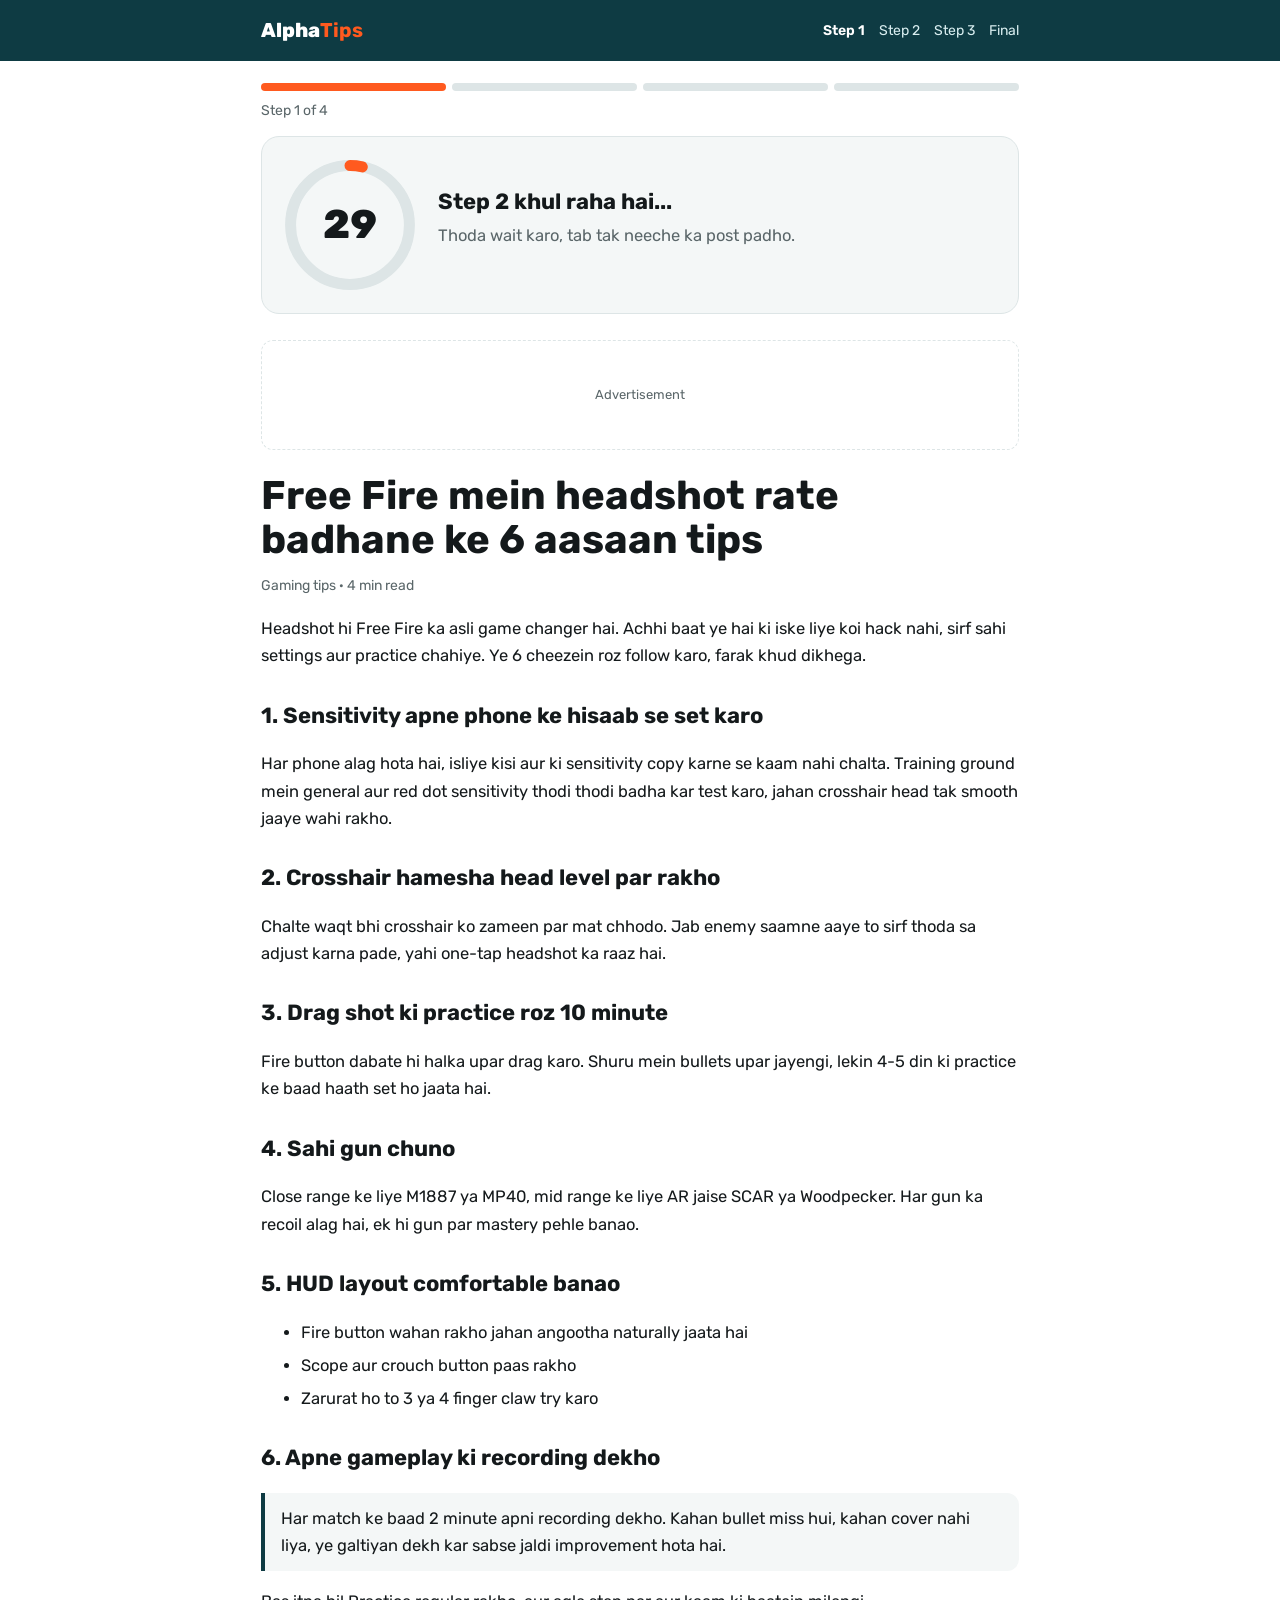
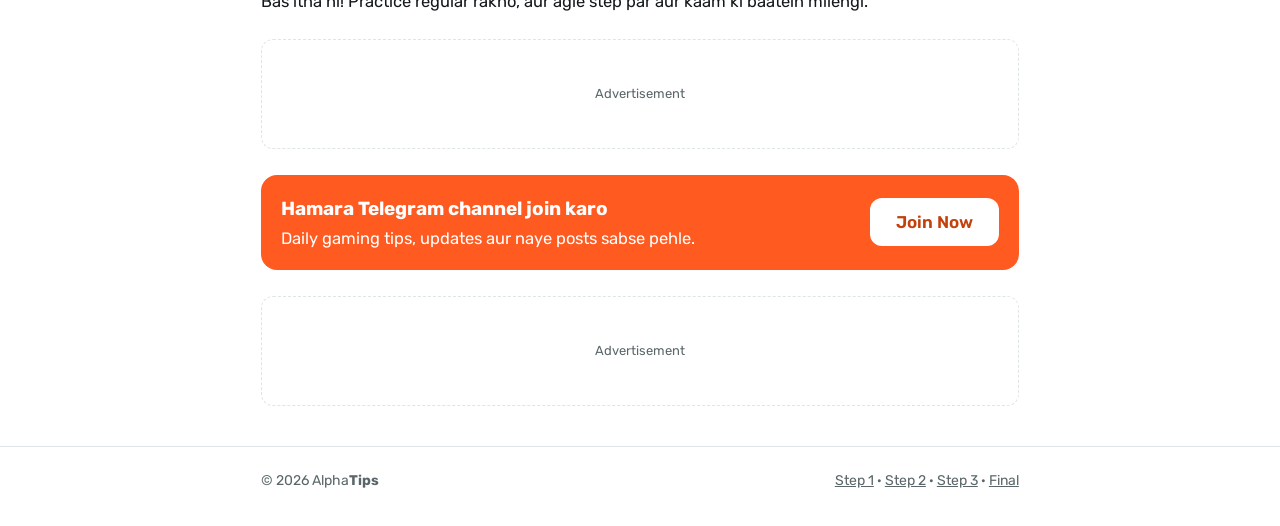
<file: index.html>
<!DOCTYPE html>
<html lang="hi">
<head>
<meta charset="utf-8">
<meta name="viewport" content="width=device-width, initial-scale=1">
<title>Free Fire headshot tips - Step 1</title>
<meta name="description" content="Free Fire headshot tips - Step 1">
<link rel="preconnect" href="https://fonts.googleapis.com">
<link href="https://fonts.googleapis.com/css2?family=Rubik:wght@400;600;800&display=swap" rel="stylesheet">
<link rel="stylesheet" href="style.css">
</head>
<body data-step="1">
<header class="top"><div class="wrap"><a class="logo" href="index.html" data-logo></a><nav class="links"></nav></div></header>
<main class="wrap">
  <div class="steps"></div>
  <p class="stepline"></p>

  <section class="gate" aria-live="polite">
    <div class="ring">
      <svg viewBox="0 0 120 120"><circle cx="60" cy="60" r="54" fill="none" stroke="var(--line)" stroke-width="10"/>
      <circle id="arc" cx="60" cy="60" r="54" fill="none" stroke="var(--fire)" stroke-width="10" stroke-linecap="round"/></svg>
      <div class="num" id="num"></div>
    </div>
    <div>
      <h2>Step 2 khul raha hai...</h2>
      <p id="msg">Thoda wait karo, tab tak neeche ka post padho.</p>
      <a class="btn" data-go href="#" hidden>Continue to Step 2 →</a>
    </div>
  </section>

  <div class="ad"><!-- ===== AD 1: apna ad code (AdSense / Adsterra / Monetag) yahan paste karo ===== -->Advertisement</div>
  <article>
    <h1>Free Fire mein headshot rate badhane ke 6 aasaan tips</h1>
    <p class="meta">Gaming tips · 4 min read</p>
    <p>Headshot hi Free Fire ka asli game changer hai. Achhi baat ye hai ki iske liye koi hack nahi, sirf sahi settings aur practice chahiye. Ye 6 cheezein roz follow karo, farak khud dikhega.</p>
    <h2>1. Sensitivity apne phone ke hisaab se set karo</h2>
    <p>Har phone alag hota hai, isliye kisi aur ki sensitivity copy karne se kaam nahi chalta. Training ground mein general aur red dot sensitivity thodi thodi badha kar test karo, jahan crosshair head tak smooth jaaye wahi rakho.</p>
    <h2>2. Crosshair hamesha head level par rakho</h2>
    <p>Chalte waqt bhi crosshair ko zameen par mat chhodo. Jab enemy saamne aaye to sirf thoda sa adjust karna pade, yahi one-tap headshot ka raaz hai.</p>
    <h2>3. Drag shot ki practice roz 10 minute</h2>
    <p>Fire button dabate hi halka upar drag karo. Shuru mein bullets upar jayengi, lekin 4-5 din ki practice ke baad haath set ho jaata hai.</p>
    <h2>4. Sahi gun chuno</h2>
    <p>Close range ke liye M1887 ya MP40, mid range ke liye AR jaise SCAR ya Woodpecker. Har gun ka recoil alag hai, ek hi gun par mastery pehle banao.</p>
    <h2>5. HUD layout comfortable banao</h2>
    <ul><li>Fire button wahan rakho jahan angootha naturally jaata hai</li><li>Scope aur crouch button paas rakho</li><li>Zarurat ho to 3 ya 4 finger claw try karo</li></ul>
    <h2>6. Apne gameplay ki recording dekho</h2>
    <p class="tip">Har match ke baad 2 minute apni recording dekho. Kahan bullet miss hui, kahan cover nahi liya, ye galtiyan dekh kar sabse jaldi improvement hota hai.</p>
    <p>Bas itna hi! Practice regular rakho, aur agle step par aur kaam ki baatein milengi.</p>
  </article>
  <div class="ad"><!-- ===== AD 2: apna ad code (AdSense / Adsterra / Monetag) yahan paste karo ===== -->Advertisement</div>
  <div class="promo"><div><strong></strong><span></span></div><a class="btn" href="#"></a></div>
  <div class="ad"><!-- ===== AD 3: apna ad code (AdSense / Adsterra / Monetag) yahan paste karo ===== -->Advertisement</div>
  <div class="bottom"><a class="btn" data-go href="#" hidden>Continue to Step 2 →</a></div>
</main>
<footer><div class="wrap"><span>&copy; <span id="year"></span> <span data-logo></span></span>
<span><a href="index.html">Step 1</a> · <a href="step2.html">Step 2</a> · <a href="step3.html">Step 3</a> · <a href="go.html">Final</a></span></div></footer>
<script src="app.js"></script>
</body>
</html>
</file>
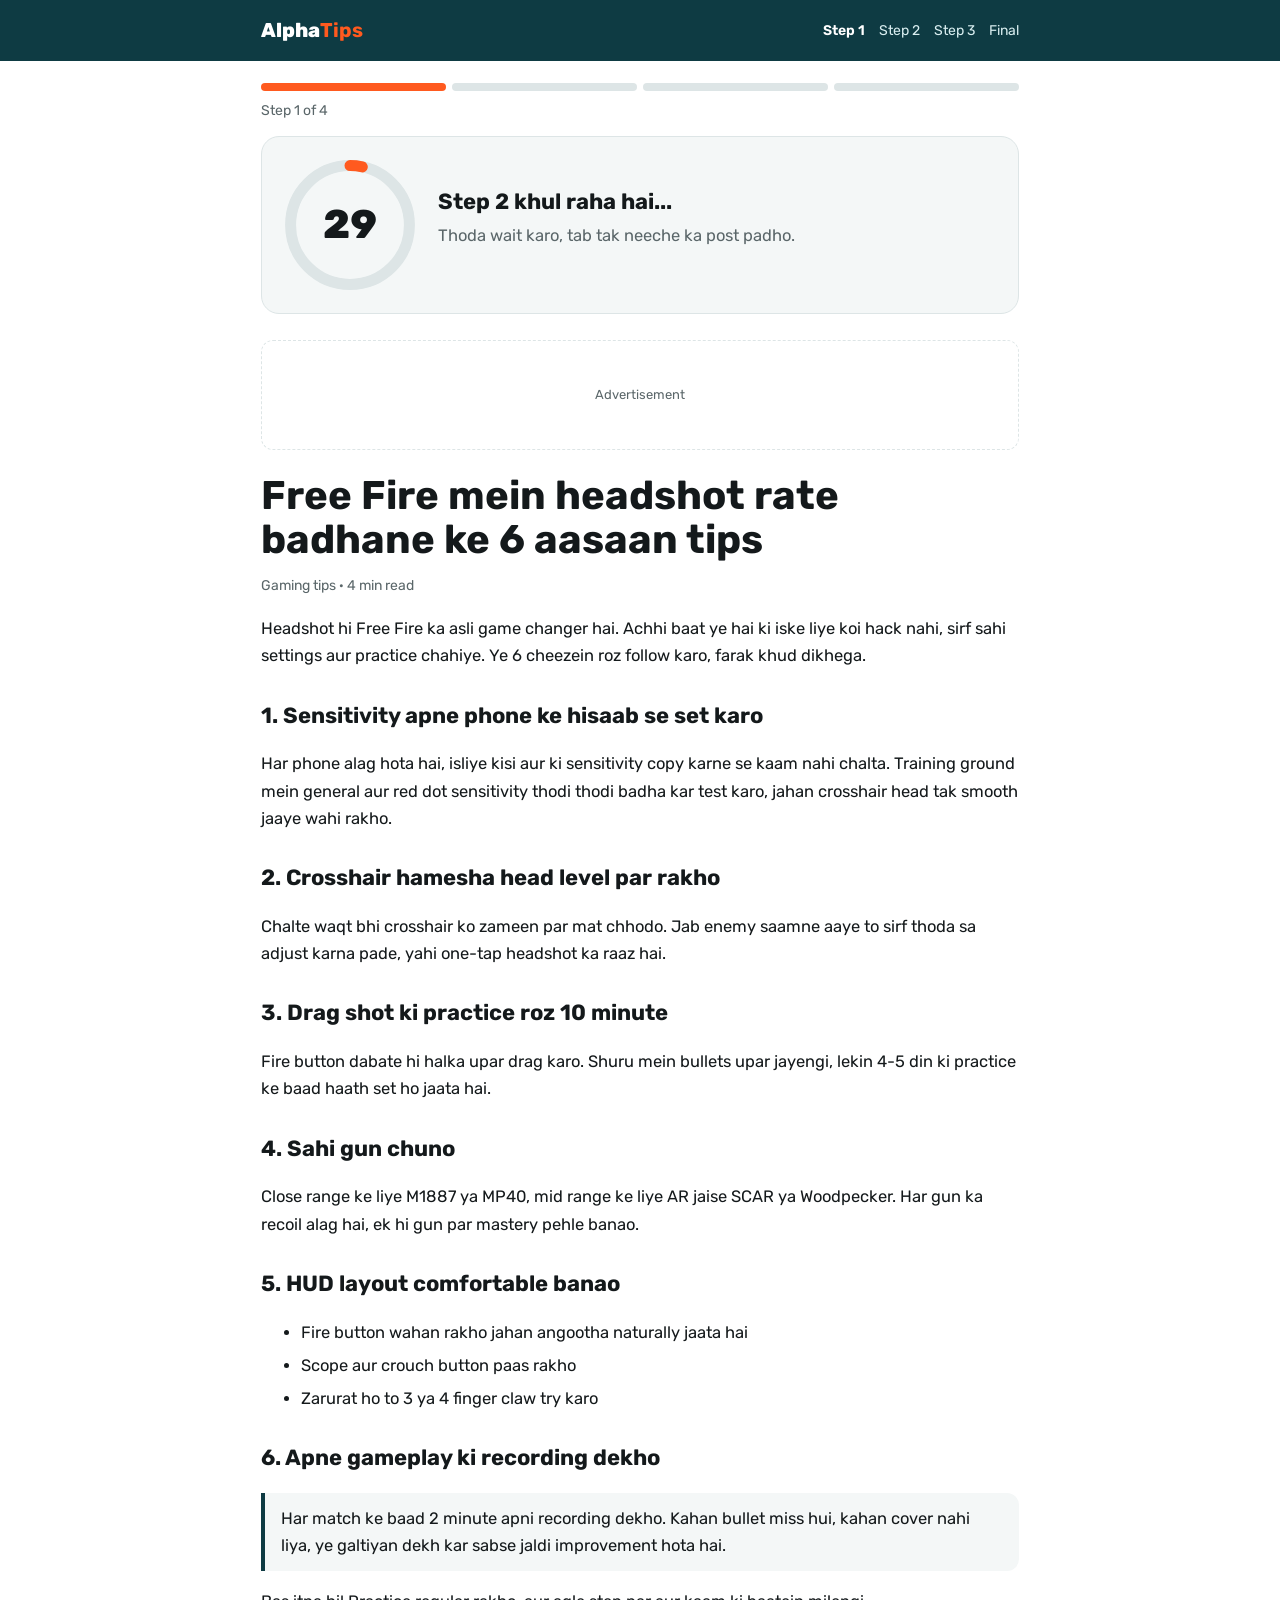
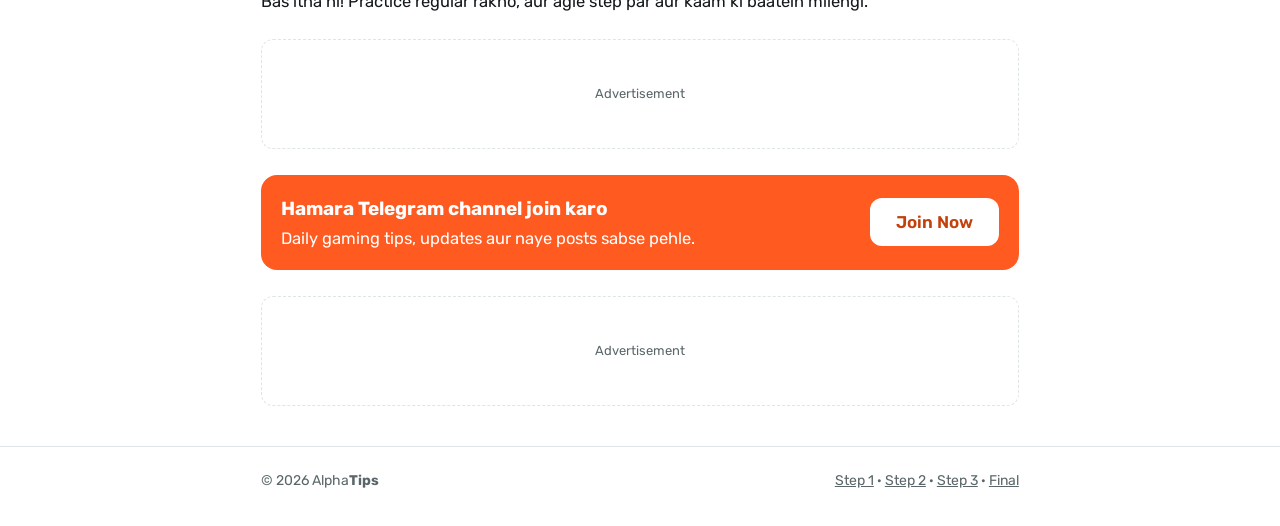
<file: go.html>
<!DOCTYPE html>
<html lang="hi">
<head>
<meta charset="utf-8">
<meta name="viewport" content="width=device-width, initial-scale=1">
<title>Aapka link ready hai</title>
<meta name="description" content="Aapka link ready hai">
<link rel="preconnect" href="https://fonts.googleapis.com">
<link href="https://fonts.googleapis.com/css2?family=Rubik:wght@400;600;800&display=swap" rel="stylesheet">
<link rel="stylesheet" href="style.css">
</head>
<body data-step="4">
<header class="top"><div class="wrap"><a class="logo" href="index.html" data-logo></a><nav class="links"></nav></div></header>
<main class="wrap">
  <div class="steps"></div>
  <p class="stepline"></p>

  <section class="gate" aria-live="polite">
    <div class="ring">
      <svg viewBox="0 0 120 120"><circle cx="60" cy="60" r="54" fill="none" stroke="var(--line)" stroke-width="10"/>
      <circle id="arc" cx="60" cy="60" r="54" fill="none" stroke="var(--fire)" stroke-width="10" stroke-linecap="round"/></svg>
      <div class="num" id="num"></div>
    </div>
    <div>
      <h2>Link ready ho raha hai...</h2>
      <p id="msg">Thoda wait karo, tab tak neeche ka post padho.</p>
      <a class="btn" data-go href="#" hidden>Open Link</a>
    </div>
  </section>

  <div class="ad"><!-- ===== AD 1: apna ad code (AdSense / Adsterra / Monetag) yahan paste karo ===== -->Advertisement</div>
  <article>
    <h1>Aapka link taiyaar hai</h1>
    <p class="meta">Last step</p>
    <p>Saare steps poore karne ke liye shukriya! Upar wala button dabate hi aapka link khul jayega.</p>
    <h2>Link open na ho to kya kare?</h2>
    <ul>
      <li>Page ek baar refresh karo aur timer poora hone do</li>
      <li>Kisi doosre browser (Chrome) mein try karo</li>
      <li>Ad blocker on ho to use is site ke liye band karke dekho</li>
    </ul>
    <p class="tip">Aisi aur posts ke liye Step 1 se phir padh sakte ho, sab pages upar menu mein hain.</p>
  </article>
  <div class="ad"><!-- ===== AD 2: apna ad code (AdSense / Adsterra / Monetag) yahan paste karo ===== -->Advertisement</div>
  <div class="promo"><div><strong></strong><span></span></div><a class="btn" href="#"></a></div>
  <div class="ad"><!-- ===== AD 3: apna ad code (AdSense / Adsterra / Monetag) yahan paste karo ===== -->Advertisement</div>
  <div class="bottom"><a class="btn" data-go href="#" hidden>Open Link</a></div>
</main>
<footer><div class="wrap"><span>&copy; <span id="year"></span> <span data-logo></span></span>
<span><a href="index.html">Step 1</a> · <a href="step2.html">Step 2</a> · <a href="step3.html">Step 3</a> · <a href="go.html">Final</a></span></div></footer>
<script src="app.js"></script>
</body>
</html>
</file>
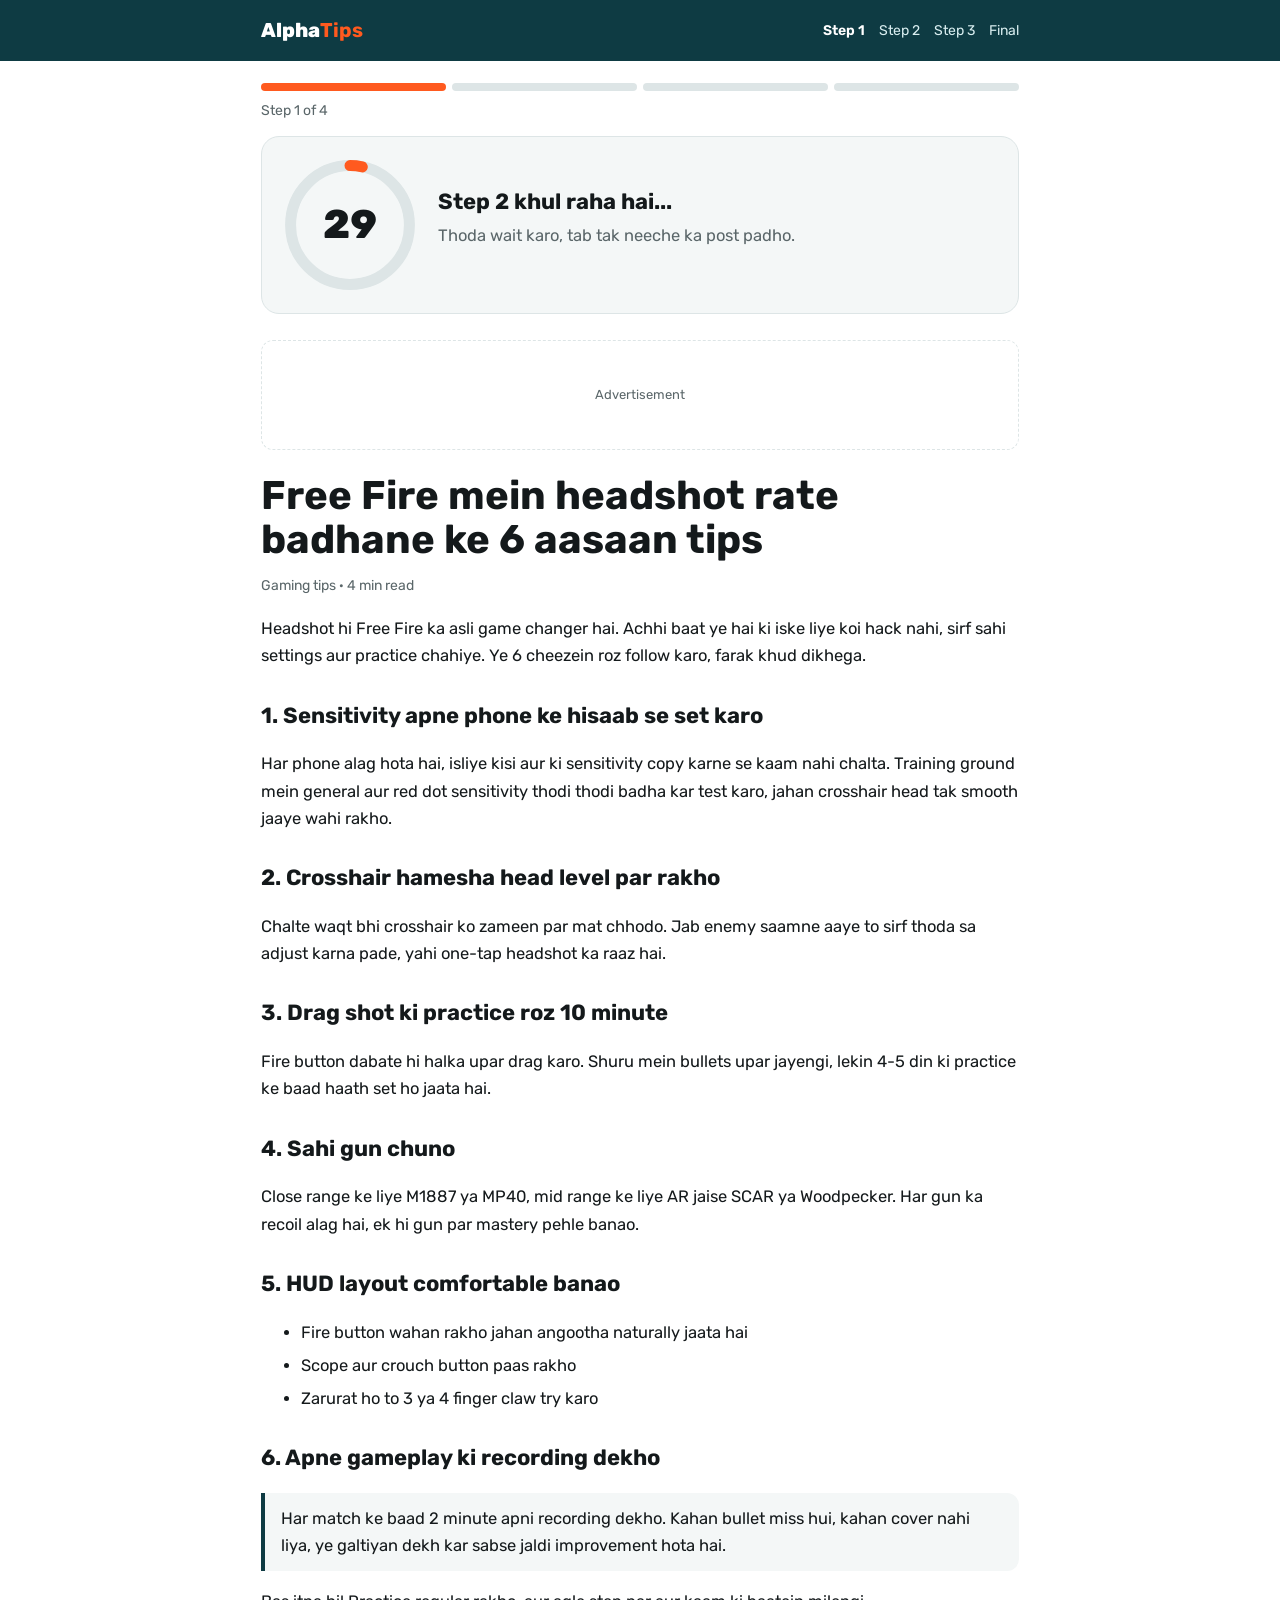
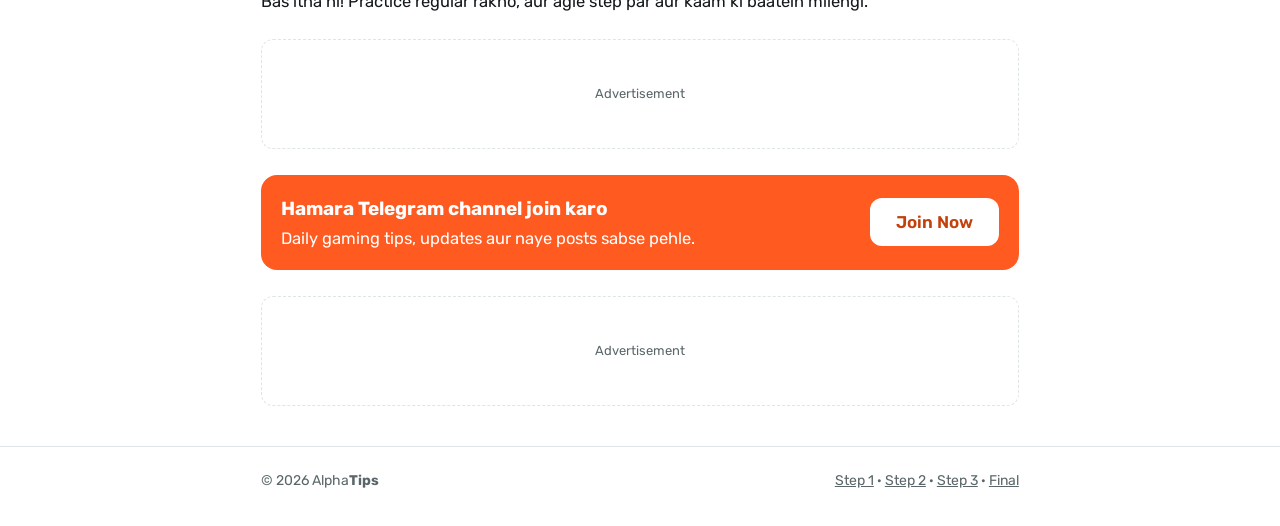
<file: step2.html>
<!DOCTYPE html>
<html lang="hi">
<head>
<meta charset="utf-8">
<meta name="viewport" content="width=device-width, initial-scale=1">
<title>Online earning safe tarike - Step 2</title>
<meta name="description" content="Online earning safe tarike - Step 2">
<link rel="preconnect" href="https://fonts.googleapis.com">
<link href="https://fonts.googleapis.com/css2?family=Rubik:wght@400;600;800&display=swap" rel="stylesheet">
<link rel="stylesheet" href="style.css">
</head>
<body data-step="2">
<header class="top"><div class="wrap"><a class="logo" href="index.html" data-logo></a><nav class="links"></nav></div></header>
<main class="wrap">
  <div class="steps"></div>
  <p class="stepline"></p>

  <section class="gate" aria-live="polite">
    <div class="ring">
      <svg viewBox="0 0 120 120"><circle cx="60" cy="60" r="54" fill="none" stroke="var(--line)" stroke-width="10"/>
      <circle id="arc" cx="60" cy="60" r="54" fill="none" stroke="var(--fire)" stroke-width="10" stroke-linecap="round"/></svg>
      <div class="num" id="num"></div>
    </div>
    <div>
      <h2>Step 3 khul raha hai...</h2>
      <p id="msg">Thoda wait karo, tab tak neeche ka post padho.</p>
      <a class="btn" data-go href="#" hidden>Continue to Step 3 →</a>
    </div>
  </section>

  <div class="ad"><!-- ===== AD 1: apna ad code (AdSense / Adsterra / Monetag) yahan paste karo ===== -->Advertisement</div>
  <article>
    <h1>Mobile se online earning: safe tarike aur scam se kaise bache</h1>
    <p class="meta">Online earning · 5 min read</p>
    <p>Internet par "roz ₹5000 kamao" jaise bahut se dawe milte hain. Sach ye hai ki online earning possible hai, lekin mehnat aur time lagta hai. Pehle kuch real tarike, phir scam pehchaanne ke signs.</p>
    <h2>Real tarike jo log sach mein use karte hain</h2>
    <ul>
      <li><b>YouTube / Shorts:</b> gaming, tips ya tutorial content. Monetization ke liye channel ko YouTube ki requirements poori karni hoti hain.</li>
      <li><b>Freelancing:</b> video editing, thumbnail design, writing - Fiverr, Upwork jaise platforms par.</li>
      <li><b>Blogging:</b> kisi ek topic par regular likho, traffic aane par ads se income.</li>
      <li><b>Affiliate marketing:</b> kisi product ka link share karo, sale hone par commission.</li>
    </ul>
    <h2>Scam ke 5 bade signs</h2>
    <ul>
      <li>Kaam shuru karne se pehle "registration fee" maangna</li>
      <li>Guaranteed bahut zyada daily income ka promise</li>
      <li>OTP, UPI PIN ya bank details maangna</li>
      <li>"Paise double" ya task karke turant paisa wale offers</li>
      <li>Company ka koi real address ya pehchaan na hona</li>
    </ul>
    <p class="tip">Golden rule: jo kaam dene ke naam par aapse paise maange, wahan ruk jao. OTP aur UPI PIN kabhi kisi ko mat batao.</p>
    <h2>Shuruat kaise kare</h2>
    <p>Ek skill chuno jo aapko pasand ho, roz 1 ghanta seekho, aur 2-3 mahine consistent raho. Shuru ki earning chhoti hogi, lekin yahi sabse pakka raasta hai.</p>
  </article>
  <div class="ad"><!-- ===== AD 2: apna ad code (AdSense / Adsterra / Monetag) yahan paste karo ===== -->Advertisement</div>
  <div class="promo"><div><strong></strong><span></span></div><a class="btn" href="#"></a></div>
  <div class="ad"><!-- ===== AD 3: apna ad code (AdSense / Adsterra / Monetag) yahan paste karo ===== -->Advertisement</div>
  <div class="bottom"><a class="btn" data-go href="#" hidden>Continue to Step 3 →</a></div>
</main>
<footer><div class="wrap"><span>&copy; <span id="year"></span> <span data-logo></span></span>
<span><a href="index.html">Step 1</a> · <a href="step2.html">Step 2</a> · <a href="step3.html">Step 3</a> · <a href="go.html">Final</a></span></div></footer>
<script src="app.js"></script>
</body>
</html>
</file>
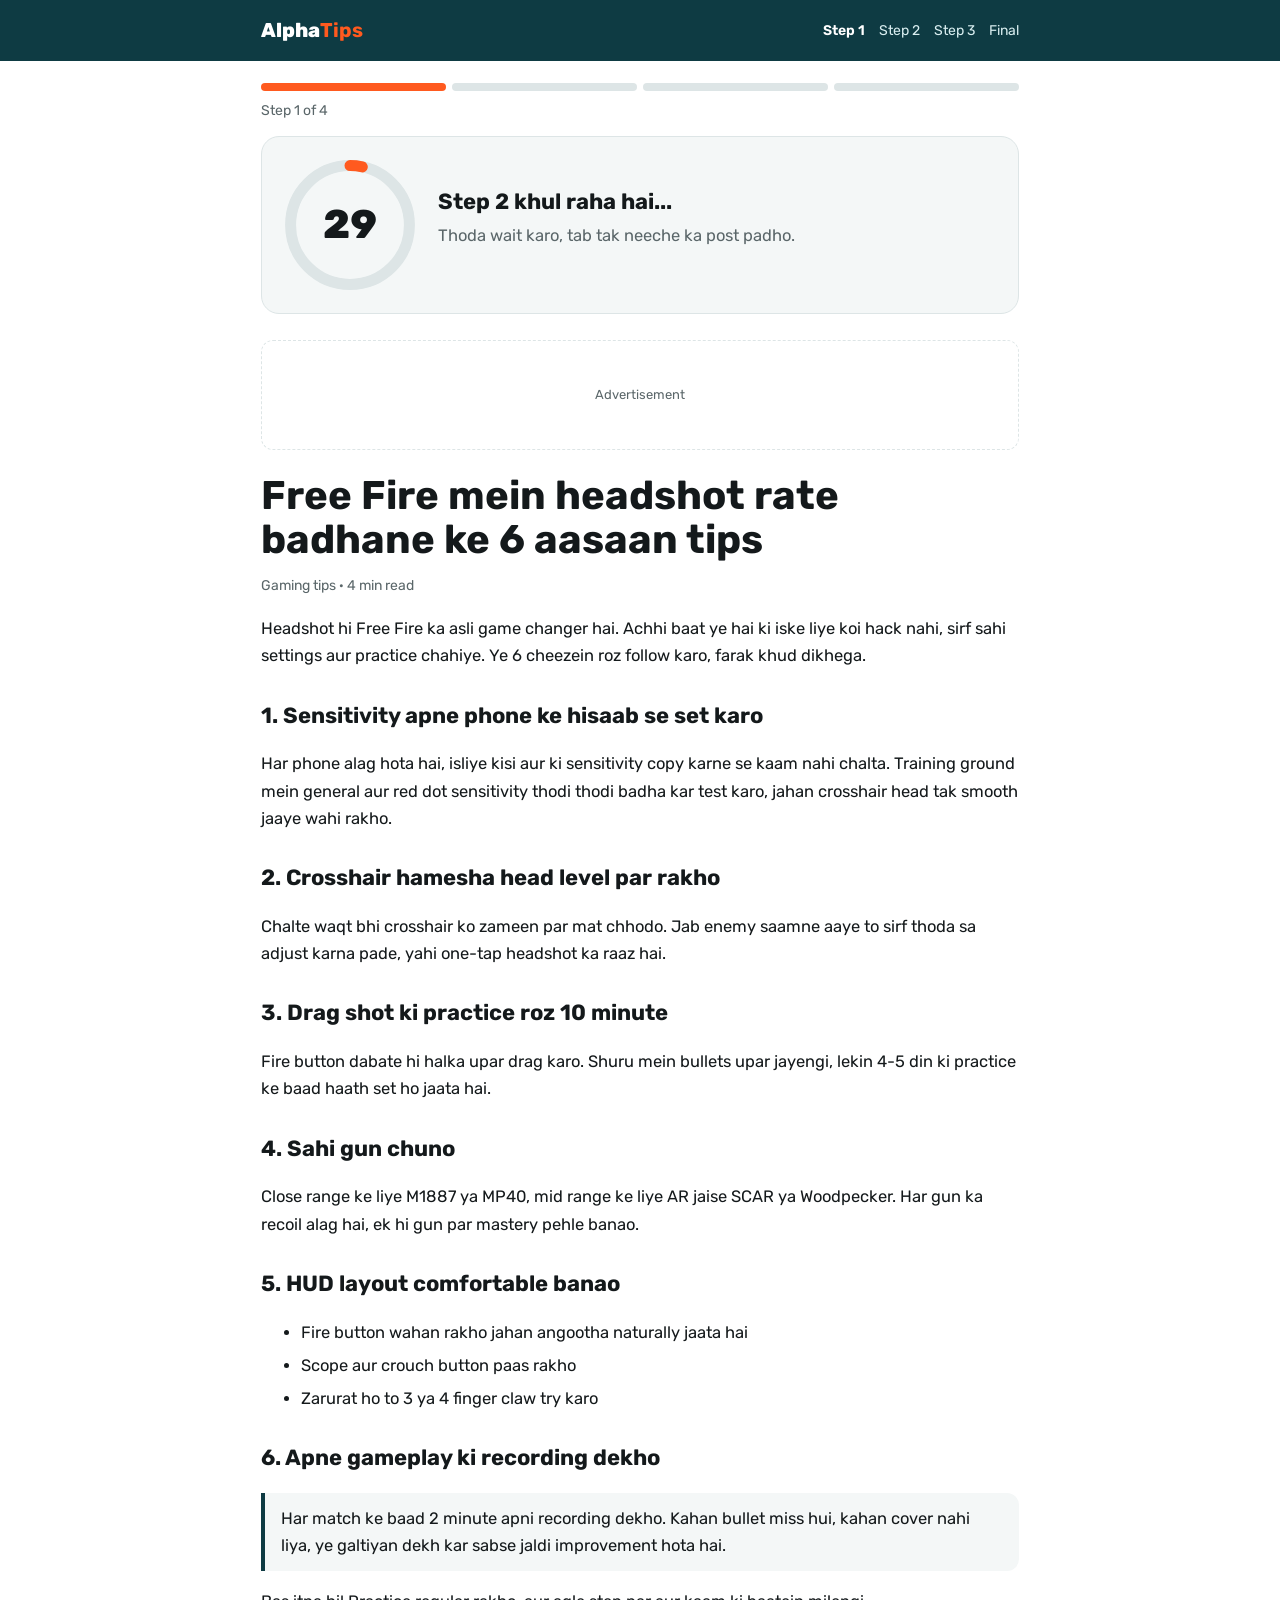
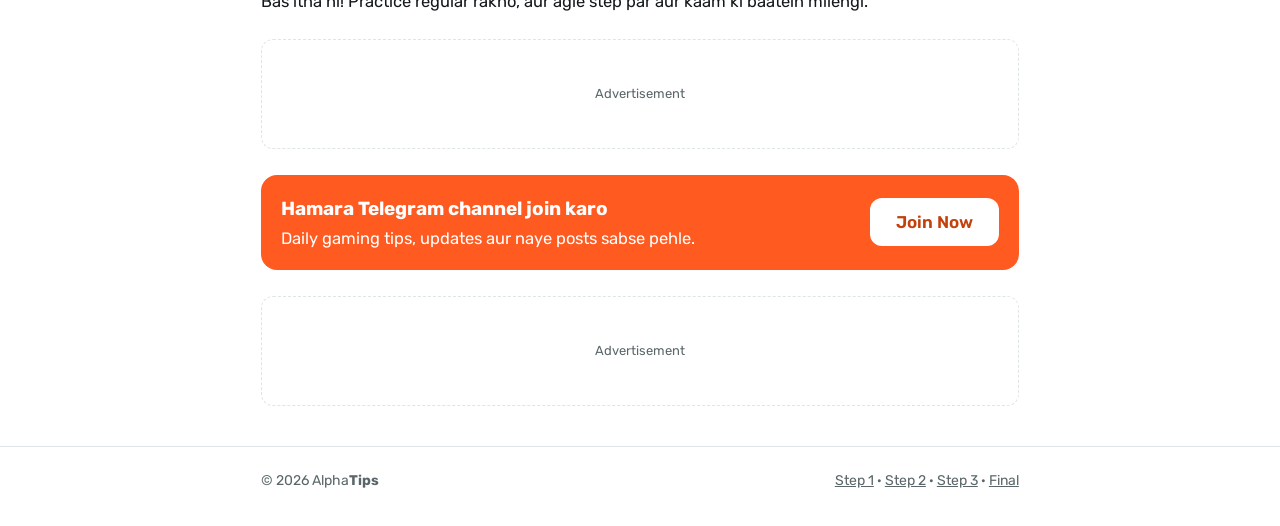
<file: step3.html>
<!DOCTYPE html>
<html lang="hi">
<head>
<meta charset="utf-8">
<meta name="viewport" content="width=device-width, initial-scale=1">
<title>Phone gaming performance tips - Step 3</title>
<meta name="description" content="Phone gaming performance tips - Step 3">
<link rel="preconnect" href="https://fonts.googleapis.com">
<link href="https://fonts.googleapis.com/css2?family=Rubik:wght@400;600;800&display=swap" rel="stylesheet">
<link rel="stylesheet" href="style.css">
</head>
<body data-step="3">
<header class="top"><div class="wrap"><a class="logo" href="index.html" data-logo></a><nav class="links"></nav></div></header>
<main class="wrap">
  <div class="steps"></div>
  <p class="stepline"></p>

  <section class="gate" aria-live="polite">
    <div class="ring">
      <svg viewBox="0 0 120 120"><circle cx="60" cy="60" r="54" fill="none" stroke="var(--line)" stroke-width="10"/>
      <circle id="arc" cx="60" cy="60" r="54" fill="none" stroke="var(--fire)" stroke-width="10" stroke-linecap="round"/></svg>
      <div class="num" id="num"></div>
    </div>
    <div>
      <h2>Final link khul raha hai...</h2>
      <p id="msg">Thoda wait karo, tab tak neeche ka post padho.</p>
      <a class="btn" data-go href="#" hidden>Get Final Link →</a>
    </div>
  </section>

  <div class="ad"><!-- ===== AD 1: apna ad code (AdSense / Adsterra / Monetag) yahan paste karo ===== -->Advertisement</div>
  <article>
    <h1>Phone slow ho raha hai? Gaming performance badhane ke 7 tips</h1>
    <p class="meta">Tech tips · 4 min read</p>
    <p>Game ke beech lag aana sabse irritating cheez hai. Naya phone lene se pehle ye settings try karo, zyaadatar phones mein clear farak padta hai.</p>
    <h2>1. Storage kam se kam 15-20% khaali rakho</h2>
    <p>Phone full hone par speed girti hai. Purani videos, WhatsApp media aur unused apps hatao.</p>
    <h2>2. Background apps band karo</h2>
    <p>Game kholne se pehle recent apps clear karo taaki RAM free rahe.</p>
    <h2>3. Game ki graphics balanced rakho</h2>
    <p>Ultra graphics se zyada zaroori smooth FPS hai. Smooth graphics + high FPS ka combination competitive game ke liye best hai.</p>
    <h2>4. Phone ko garam hone se bachao</h2>
    <ul><li>Charging ke time gaming avoid karo</li><li>Mota cover game ke time nikaal do</li><li>Brightness thodi kam rakho</li></ul>
    <h2>5. Software update karte raho</h2>
    <p>System aur game dono updated rakho, updates mein aksar performance fixes aate hain.</p>
    <h2>6. Game mode / do not disturb on karo</h2>
    <p>Notifications game ke beech distraction aur lag dono laate hain.</p>
    <h2>7. Net stable rakho</h2>
    <p class="tip">Ping ke liye Wi-Fi aur mobile data dono test karo. Jo kam ping de wahi use karo, aur doosre downloads band rakho.</p>
  </article>
  <div class="ad"><!-- ===== AD 2: apna ad code (AdSense / Adsterra / Monetag) yahan paste karo ===== -->Advertisement</div>
  <div class="promo"><div><strong></strong><span></span></div><a class="btn" href="#"></a></div>
  <div class="ad"><!-- ===== AD 3: apna ad code (AdSense / Adsterra / Monetag) yahan paste karo ===== -->Advertisement</div>
  <div class="bottom"><a class="btn" data-go href="#" hidden>Get Final Link →</a></div>
</main>
<footer><div class="wrap"><span>&copy; <span id="year"></span> <span data-logo></span></span>
<span><a href="index.html">Step 1</a> · <a href="step2.html">Step 2</a> · <a href="step3.html">Step 3</a> · <a href="go.html">Final</a></span></div></footer>
<script src="app.js"></script>
</body>
</html>
</file>
<file: style.css>
/*
VOICE: friendly Hinglish blog, fast and clear, no tricks
IDEA: a race with 4 checkpoints - each page is one checkpoint
PICTURE: big round countdown ring at the top of every page
COLOUR and TYPE: white ground, fire orange accent, deep teal support; Rubik
LAYOUT: header, checkpoint bar, timer card, article + ad slots, footer links
*/
:root{color-scheme:light dark;
--bg:light-dark(#ffffff,#0d1416);--ink:light-dark(#14191b,#eef3f3);--soft:light-dark(#5a6669,#a3b1b4);
--card:light-dark(#f4f7f7,#152124);--line:light-dark(#dde5e6,#243437);
--fire:#ff5a1f;--teal:light-dark(#0e3b43,#2c8c98);--ok:#18a058}
:root[data-theme=light]{color-scheme:light}:root[data-theme=dark]{color-scheme:dark}
*{box-sizing:border-box;min-width:0}
body{margin:0;background:var(--bg);color:var(--ink);font:16.5px/1.65 "Rubik",system-ui,sans-serif;overflow-x:clip}
a{color:var(--teal)}
.wrap{max-width:860px;margin:0 auto;padding:0 max(4vw,16px)}

header.top{background:var(--teal);color:#fff}
header.top .wrap{display:flex;flex-wrap:wrap;align-items:center;justify-content:space-between;gap:8px 16px;padding-block:14px}
.logo{font-weight:800;font-size:20px;color:#fff;text-decoration:none}
.logo b{color:var(--fire)}
nav.links{display:flex;flex-wrap:wrap;gap:6px 14px;font-size:14px}
nav.links a{color:#d9eef0;text-decoration:none}
nav.links a[aria-current]{color:#fff;font-weight:600}

.steps{display:grid;grid-template-columns:repeat(4,minmax(0,1fr));gap:6px;margin:22px 0 8px}
.steps div{height:8px;border-radius:8px;background:var(--line)}
.steps div.done{background:var(--ok)}.steps div.now{background:var(--fire)}
.stepline{font-size:14px;color:var(--soft);margin:0}

.gate{display:grid;grid-template-columns:auto minmax(0,1fr);gap:22px;align-items:center;
background:var(--card);border:1px solid var(--line);border-radius:18px;padding:22px;margin:14px 0 26px}
.ring{width:132px;height:132px;position:relative}
.ring svg{width:100%;height:100%;transform:rotate(-90deg)}
.ring .num{position:absolute;inset:0;display:grid;place-items:center;font-size:40px;font-weight:800;font-variant-numeric:tabular-nums}
.gate h2{margin:0 0 6px;font-size:22px;line-height:1.2}
.gate p{margin:0 0 12px;color:var(--soft)}
.btn{display:inline-flex;align-items:center;justify-content:center;min-height:48px;padding:0 26px;border-radius:12px;border:0;
background:var(--fire);color:#fff;font:600 17px "Rubik",sans-serif;text-decoration:none;cursor:pointer}
.btn:focus-visible{outline:3px solid var(--teal);outline-offset:3px}
.btn[hidden]{display:none}
.btn.ghost{background:transparent;color:var(--ink);border:2px solid var(--line)}

.ad{border:1px dashed var(--line);border-radius:12px;min-height:110px;margin:24px 0;display:grid;place-items:center;
color:var(--soft);font-size:13px;text-align:center;padding:10px}
.promo{display:flex;flex-wrap:wrap;align-items:center;gap:12px 18px;justify-content:space-between;
background:var(--fire);color:#fff;border-radius:16px;padding:18px 20px;margin:26px 0}
.promo strong{font-size:19px;display:block}
.promo .btn{background:#fff;color:#c2410c}

article h1{font-size:clamp(28px,5vw,40px);line-height:1.1;margin:8px 0 12px;text-wrap:balance}
article h2{font-size:22px;margin:28px 0 8px}
article .meta{color:var(--soft);font-size:14px;margin:0 0 18px}
article li{margin:6px 0}
.tip{border-left:4px solid var(--teal);background:var(--card);padding:12px 16px;border-radius:0 12px 12px 0}

.bottom{text-align:center;margin:30px 0}
footer{border-top:1px solid var(--line);margin-top:40px;padding:22px 0 34px;font-size:14px;color:var(--soft)}
footer .wrap{display:flex;flex-wrap:wrap;gap:8px 18px;justify-content:space-between}
footer a{color:var(--soft)}

@media(max-width:600px){.gate{grid-template-columns:minmax(0,1fr);justify-items:center;text-align:center}.ring{width:116px;height:116px}}
@media(prefers-reduced-motion:reduce){.ring circle{transition:none!important}}
</file>
